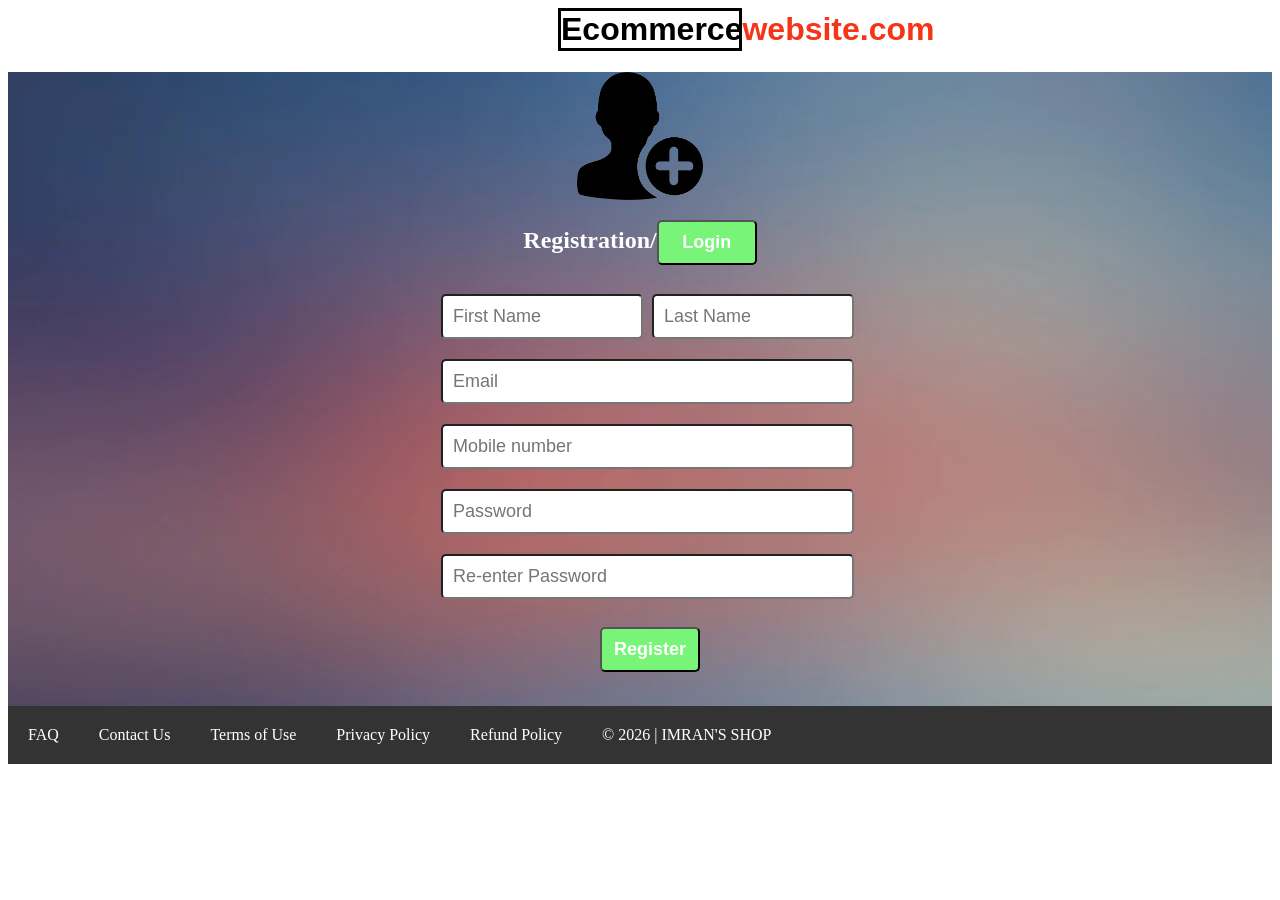
<file: index.html>
<html>

<head>
    <title>registration_page</title>
    <link rel="stylesheet" type="text/css" href="registration_style.css">
</head>

<body>
    <h1 align="center">
        Ecommerce<b style="color: rgb(246, 52, 23);">website.com</b>
    </h1>
    <div>
        <center><img src="ragistration_logo.png" alt="Avatar" width="10%"></center>
        <h2 align="center" style="color: white;">Registration/<a href="login.html"><button type="button"
                    class="new">Login</button></a></h2>
        <center>
            <form>
                <input class="md" type="text" name="name" placeholder="First Name" required />
                <input class="mn" type="text" name="name" placeholder="Last Name" required /><br>
                <input class="detail" type="email" placeholder="Email" required /><br>
                <input class="detail" type="number" placeholder="Mobile number" required /><br>
                <input class="detail" type="Password" placeholder="Password" required /><br>
                <input class="detail" type="pasword" placeholder="Re-enter Password" required /><br><br> &nbsp;&nbsp;&nbsp;&nbsp;
                <a href="home_page.html" align="center">
                    <button type="button" class="new">Register</button></a><br>
            </form><br>
        </center>
    </div>
    <footer>
        <a href="#">FAQ</a>
        <a href="#">Contact Us</a>
        <a href="#">Terms of Use</a>
        <a href="#">Privacy Policy</a>
        <a href="#">Refund Policy</a>
        <a href="#">&copy; 2026 | IMRAN'S SHOP</a>
    </footer>
</body>

</html>
</file>
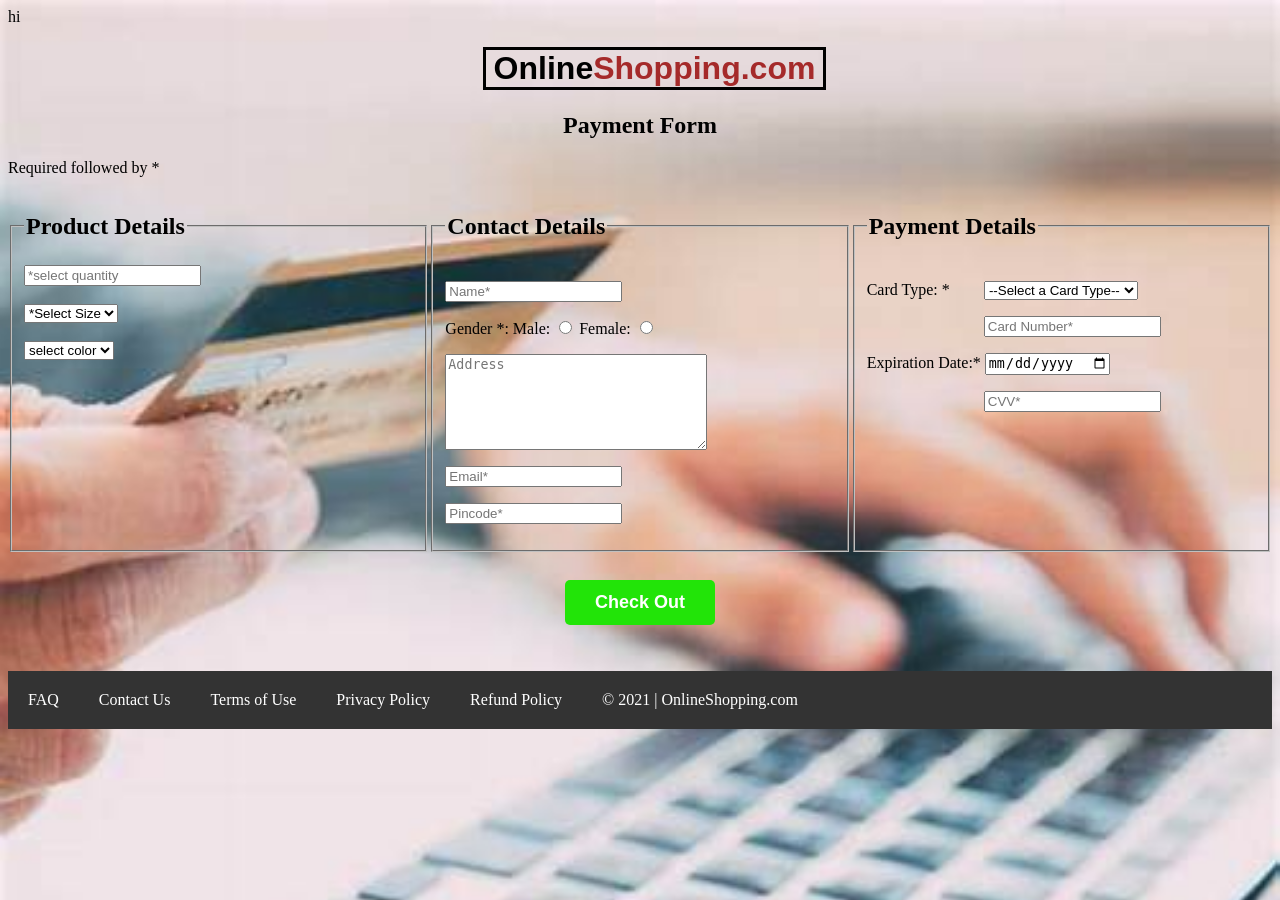
<file: check_out.html>
<html>

<head>
    <title>Payment form</title>
    <link rel="stylesheet" type="text/css" href="check_out.css">
</head>

<body>
    hi
    <a href="home_page.html">
        <h1 align="center">
            Online<b style="color: brown;">Shopping.com</b>
        </h1>
    </a>
    <form>
        <h2 align="center">Payment Form</h2>
        <div>
            <p>Required followed by *</p>
            <div style="display: flex; flex-direction: row;">
                <fieldset style="width: 400px;">
                    <legend>
                        <h2>Product Details</h2>
                    </legend>
                    <input type="number" name="quantity" placeholder="*select quantity" required>
                    <br><br>
                    <select name="size" required>
                        <option value="">*Select Size</option>
                        <option value="visa">S</option>
                        <option value="rupay">M</option>
                        <option value="mastercard">L</option>
                    </select><br><br>
                    <select name="color" id="">
                        <option>select color</option>
                        <option>Black</option>
                        <option value="">Blue</option>
                        <option value="">Red</option>
                    </select>
                </fieldset>
                <fieldset style="width: 400px;">
                    <legend>
                        <h2>Contact Details</h2>
                    </legend>
                    <p>
                        <input placeholder="Name*" type="text" name="name" required>
                    </p>
                    <p>
                        Gender *: Male: <input type="radio" name="gender" id="male" required> Female: <input type="radio" name="gender" id="female" required>
                    </p>
                    <p>
                        <textarea placeholder="Address" name="address" id="address" cols="30" rows="6"></textarea>
                    </p>
                    <p><input placeholder="Email*" type="email" name="email" id="email" required>
                    </p>
                    <p><input placeholder="Pincode*" type="number" name="pincode" id="pincode" required></p>
                </fieldset>
                <fieldset style="width: 400px;">
                    <legend>
                        <h2>Payment Details</h2>
                    </legend>
                    <p>
                        Card Type: *
                        <select name="card_type" id="card_type" style="margin-left: 0.8cm;" required>
                            <option value="">--Select a Card Type--</option>
                            <option value="Credit">Credit Card</option>
                            <option value="Debit">Debit Card</option>
                            

                        </select>
                        
                    </p>
                    <p>
                        <input placeholder="Card Number*" type="number" name="card_no" id="card_no" style="margin-left: 3.1cm;" required>
                    </p>
                    <p>
                        Expiration Date:* <input type="date" name="exp_date" id="exp_date" required>
                    </p>
                    <p><input placeholder="CVV*" type="password" name="cvv" id="cvv" style="margin-left: 3.1cm;" required></p>
                </fieldset>
            </div>
            <br>
            <center>
                <a href="order_status.html"><button type="button" class="pay">Check Out</button></a>
            </center>
    </form><br><br>
    <footer>
        <a href="#">FAQ</a>
        <a href="#">Contact Us</a>
        <a href="#">Terms of Use</a>
        <a href="#">Privacy Policy</a>
        <a href="#">Refund Policy</a>
        <a href="#">&copy; 2021 | OnlineShopping.com</a>
    </footer>
</body>

</html>
</file>
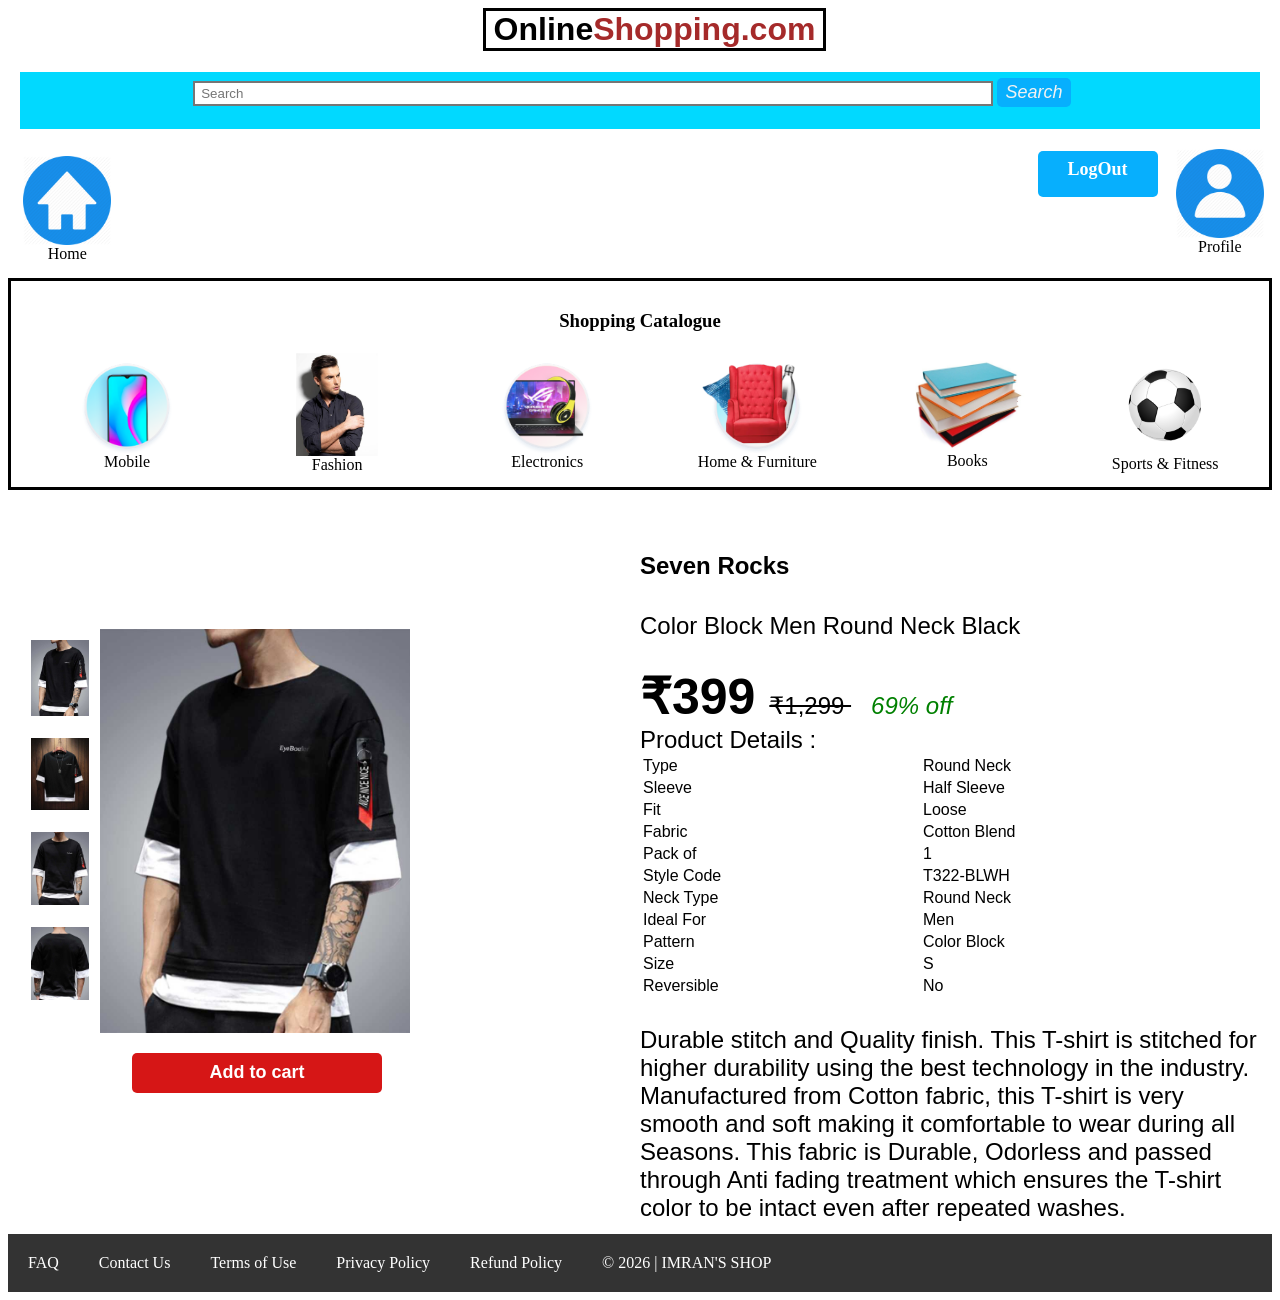
<file: fashion1.html>
<html>
<head>
    <title>fashion1</title>
    <link rel="stylesheet" href="fashion.css">
    </head>
<body>
    <a href="home_page.html">
        <h1 align="center">
        Online<b style="color: brown;">Shopping.com</b>
    </h1>
    </a>
    <center>
        <div class="search">
            <form action="#">
                <input type="text" placeholder=" Search" name="search">
                <button>
                    <i class="fa fa-search" style="font-size: 18px;">
                        Search
                    </i>
                </button>
            </form>
        </div>
    </center>
    <nav>
        <a href="home_page.html"><img src="home.png" alt="" height="10%">
            <br>Home</a>
        <a href="inside profile.html" class="profile"> <img src="profile.png" height="10%">
            <br>Profile</a>
        <a href="login.html" class="logout">LogOut</a>
    </nav>
    <div class="shopping_catalogue">
        <center>
            <h3>Shopping Catalogue</h3>
        </center>
        <table>
            <tr>
                <td align="center">
                    <a href="https://www.flipkart.com/"><img src="mobile.png" alt="" width="70%"><br> Mobile</a>
                </td>
                <td align="center">
                    <a href="https://www.flipkart.com/"><img src="fashion_logo.jpg" alt="" width="40%"><br> Fashion</a>
                </td>
                <td align="center">
                    <a href="https://www.flipkart.com/"><img src="electronics.png" alt="" width="70%"><br>
                        Electronics</a>
                </td>
                <td align="center">
                    <a href="https://www.flipkart.com/"><img src="home_app.png" alt="" width="70%"><br> Home &
                        Furniture</a>
                </td>
                <td align="center">
                    <a href="https://www.flipkart.com/"><img src="books.jpg" alt="" width="64%"><br>Books</a>
                </td>
                <td align="center">
                    <a href="https://www.flipkart.com/"><img src="sports.png" alt="" width="55%"><br> Sports &
                        Fitness</a>
                </td>
            </tr>
        </table>
    </div><br>
    <div class="row">
        <div class="col">
            <div class="left">
                <div class="small-img-row">
                    <div class="small_img_col">
                        <img src="fashion1.jpeg" alt="" width="58px">
                    </div>
                    <div class="small_img_col">
                        <img src="fashion2.jpeg" alt="" width="58px">
                    </div>
                    <div class="small_img_col">
                        <img src="fashion3.jpeg" alt="" width="58px">
                    </div>
                    <div class="small_img_col">
                        <img src="fashion4.jpeg" alt="" width="58px">
                    </div>
                </div>
                <img src="fashion1.jpeg" alt="" width="50%"><br><br>
            </div>
            <div>
                <a href="check_out.html"><button type="button" class="button">Add to cart</button></a>
            </div>
        </div>
        <div class="col">
            <h4 class="grey">Seven Rocks</h4>
            Color Block Men Round Neck Black <br><br>
            <b style="font-size: 50px;">₹399 </b> <s style="font-stretch: narrower;">₹1,299 </s> &nbsp;&nbsp;&nbsp;<em
                style="color: green;">69% off</em><br>
            <table>
                <thead>
                    Product Details : <br>
                </thead>
                <tr>
                    <td class="grey">
                        Type
                    </td>
                    <td>
                        Round Neck
                    </td>
                </tr>
                <tr>
                    <td class="grey">
                        Sleeve
                    </td>
                    <td>
                        Half Sleeve
                    </td>
                </tr>
                <tr>
                    <td class="grey">
                        Fit
                    </td>
                    <td>
                        Loose
                    </td>
                </tr>
                <tr>
                    <td class="grey">
                        Fabric
                    </td>
                    <td>
                        Cotton Blend
                    </td>
                </tr>
                <tr>
                    <td class="grey">
                        Pack of
                    </td>
                    <td>
                        1
                    </td>
                </tr>
                <tr>
                    <td class="grey">
                        Style Code
                    </td>
                    <td>
                        T322-BLWH
                    </td>
                </tr>
                <tr>
                    <td class="grey">
                        Neck Type
                    </td>
                    <td>
                        Round Neck
                    </td>
                </tr>
                <tr>
                    <td class="grey">
                        Ideal For
                    </td>
                    <td>
                        Men
                    </td>
                </tr>
                <tr>
                    <td class="grey">
                        Pattern
                    </td>
                    <td>
                        Color Block
                    </td>
                </tr>
                <tr>
                    <td class="grey">
                        Size
                    </td>
                    <td>
                        S
                    </td>
                </tr>
                <tr>
                    <td class="grey">
                        Reversible
                    </td>
                    <td>
                        No
                    </td>
                </tr>
            </table><br>
            Durable stitch and Quality finish. This T-shirt is stitched for higher durability using the best technology
            in the industry. Manufactured from Cotton fabric, this T-shirt is very smooth and soft making it comfortable
            to wear during all Seasons. This fabric is Durable, Odorless and passed through Anti fading treatment which
            ensures the T-shirt color to be intact even after repeated washes.
        </div>
    </div>
    <footer>
        <a href="#">FAQ</a>
        <a href="#">Contact Us</a>
        <a href="#">Terms of Use</a>
        <a href="#">Privacy Policy</a>
        <a href="#">Refund Policy</a>
        <a href="#">&copy; 2026 | IMRAN'S SHOP</a>
    </footer>
</body>

</html>
</file>
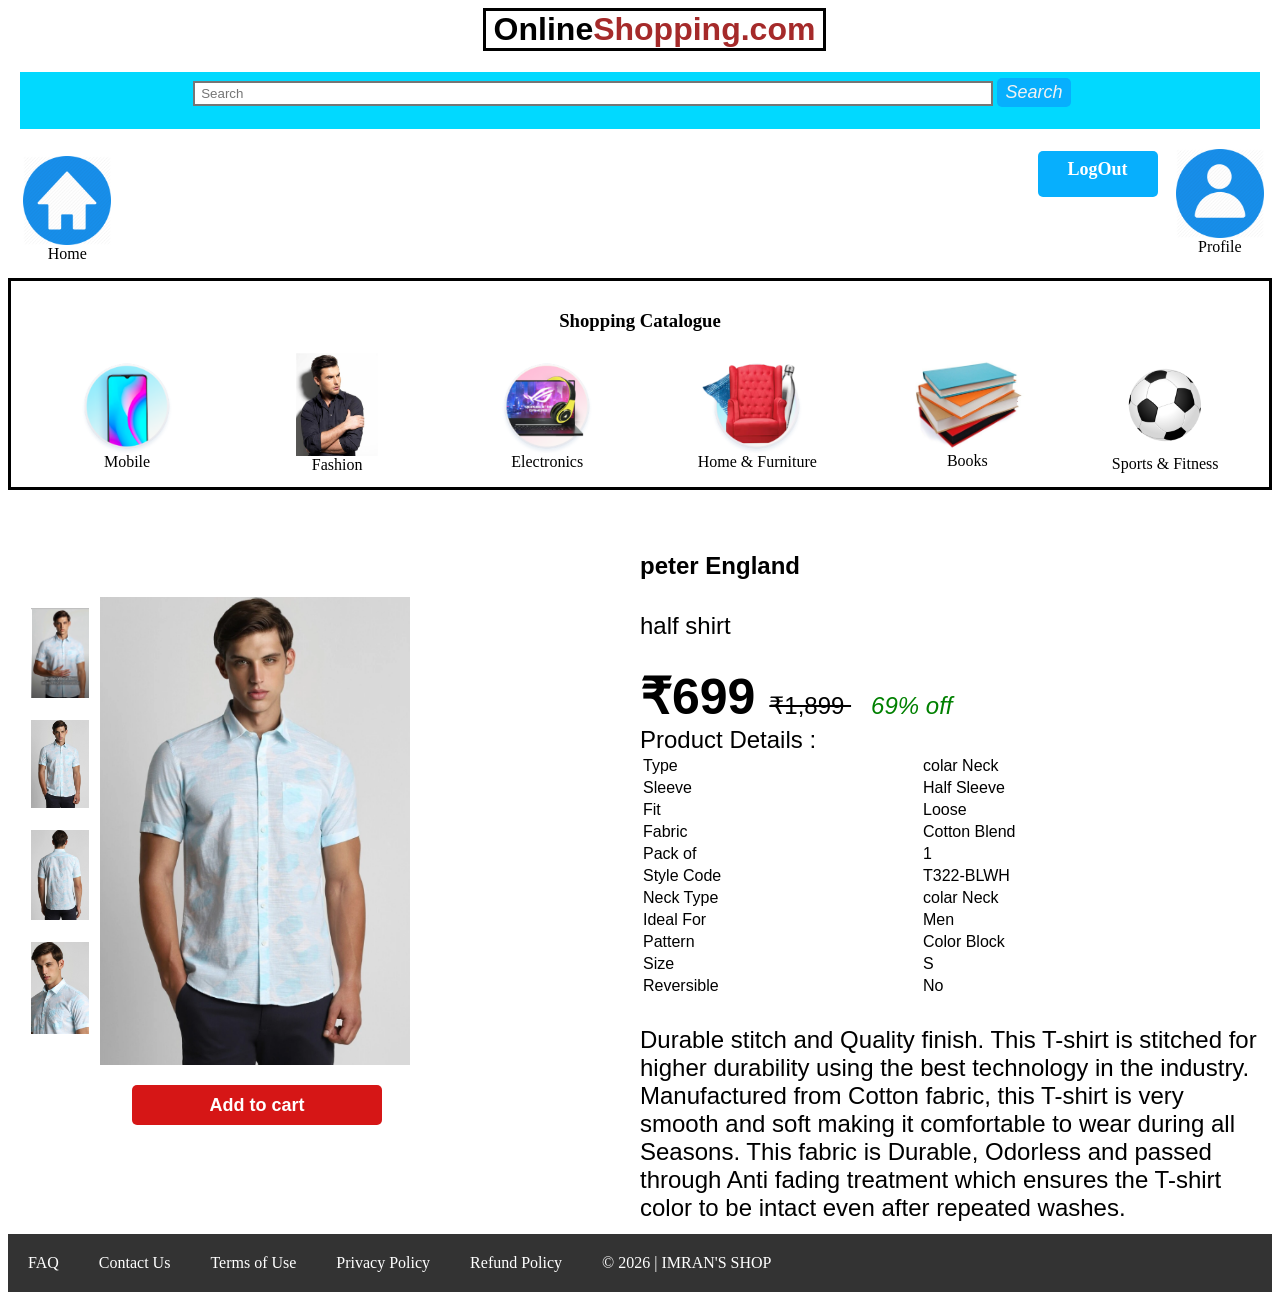
<file: fashion2.html>
<html>
<head>
    <title>fashion1</title>
    <link rel="stylesheet" href="fashion2.css">
    </head>
<body>
    <a href="home_page.html">
        <h1 align="center">
        Online<b style="color: brown;">Shopping.com</b>
    </h1>
    </a>
    <center>
        <div class="search">
            <form action="#">
                <input type="text" placeholder=" Search" name="search">
                <button>
                    <i class="fa fa-search" style="font-size: 18px;">
                        Search
                    </i>
                </button>
            </form>
        </div>
    </center>
    <nav>
        <a href="home_page.html"><img src="home.png" alt="" height="10%">
            <br>Home</a>
        <a href="inside profile.html" class="profile"> <img src="profile.png" height="10%">
            <br>Profile</a>
        <a href="login.html" class="logout">LogOut</a>
    </nav>
    <div class="shopping_catalogue">
        <center>
            <h3>Shopping Catalogue</h3>
        </center>
        <table>
            <tr>
                <td align="center">
                    <a href="https://www.flipkart.com/"><img src="mobile.png" alt="" width="70%"><br> Mobile</a>
                </td>
                <td align="center">
                    <a href="https://www.flipkart.com/"><img src="fashion_logo.jpg" alt="" width="40%"><br> Fashion</a>
                </td>
                <td align="center">
                    <a href="https://www.flipkart.com/"><img src="electronics.png" alt="" width="70%"><br>
                        Electronics</a>
                </td>
                <td align="center">
                    <a href="https://www.flipkart.com/"><img src="home_app.png" alt="" width="70%"><br> Home &
                        Furniture</a>
                </td>
                <td align="center">
                    <a href="https://www.flipkart.com/"><img src="books.jpg" alt="" width="64%"><br>Books</a>
                </td>
                <td align="center">
                    <a href="https://www.flipkart.com/"><img src="sports.png" alt="" width="55%"><br> Sports &
                        Fitness</a>
                </td>
            </tr>
        </table>
    </div><br>
    <div class="row">
        <div class="col">
            <div class="left">
                <div class="small-img-row">
                    <div class="small_img_col">
                        <img src="fas1 1.png" alt="" width="58px">
                    </div>
                    <div class="small_img_col">
                        <img src="fas1 2.png" alt="" width="58px">
                    </div>
                    <div class="small_img_col">
                        <img src="fas1 3.png" alt="" width="58px">
                    </div>
                    <div class="small_img_col">
                        <img src="fas1.png" alt="" width="58px">
                    </div>
                </div>
                <img src="fas1 2.png" alt="" width="50%"><br><br>
            </div>
            <div>
                <a href="check_out.html"><button type="button" class="button">Add to cart</button></a>
            </div>
        </div>
        <div class="col">
            <h4 class="grey">peter England</h4>
             half shirt <br><br>
            <b style="font-size: 50px;">₹699 </b> <s style="font-stretch: narrower;">₹1,899 </s> &nbsp;&nbsp;&nbsp;<em
                style="color: green;">69% off</em><br>
            <table>
                <thead>
                    Product Details : <br>
                </thead>
                <tr>
                    <td class="grey">
                        Type
                    </td>
                    <td>
                        colar Neck
                    </td>
                </tr>
                <tr>
                    <td class="grey">
                        Sleeve
                    </td>
                    <td>
                        Half Sleeve
                    </td>
                </tr>
                <tr>
                    <td class="grey">
                        Fit
                    </td>
                    <td>
                        Loose
                    </td>
                </tr>
                <tr>
                    <td class="grey">
                        Fabric
                    </td>
                    <td>
                        Cotton Blend
                    </td>
                </tr>
                <tr>
                    <td class="grey">
                        Pack of
                    </td>
                    <td>
                        1
                    </td>
                </tr>
                <tr>
                    <td class="grey">
                        Style Code
                    </td>
                    <td>
                        T322-BLWH
                    </td>
                </tr>
                <tr>
                    <td class="grey">
                        Neck Type
                    </td>
                    <td>
                        colar Neck
                    </td>
                </tr>
                <tr>
                    <td class="grey">
                        Ideal For
                    </td>
                    <td>
                        Men
                    </td>
                </tr>
                <tr>
                    <td class="grey">
                        Pattern
                    </td>
                    <td>
                        Color Block
                    </td>
                </tr>
                <tr>
                    <td class="grey">
                        Size
                    </td>
                    <td>
                        S
                    </td>
                </tr>
                <tr>
                    <td class="grey">
                        Reversible
                    </td>
                    <td>
                        No
                    </td>
                </tr>
            </table><br>
            Durable stitch and Quality finish. This T-shirt is stitched for higher durability using the best technology
            in the industry. Manufactured from Cotton fabric, this T-shirt is very smooth and soft making it comfortable
            to wear during all Seasons. This fabric is Durable, Odorless and passed through Anti fading treatment which
            ensures the T-shirt color to be intact even after repeated washes.
        </div>
    </div>
    <footer>
        <a href="#">FAQ</a>
        <a href="#">Contact Us</a>
        <a href="#">Terms of Use</a>
        <a href="#">Privacy Policy</a>
        <a href="#">Refund Policy</a>
        <a href="#">&copy; 2026 | IMRAN'S SHOP</a>
    </footer>
</body>

</html>
</file>
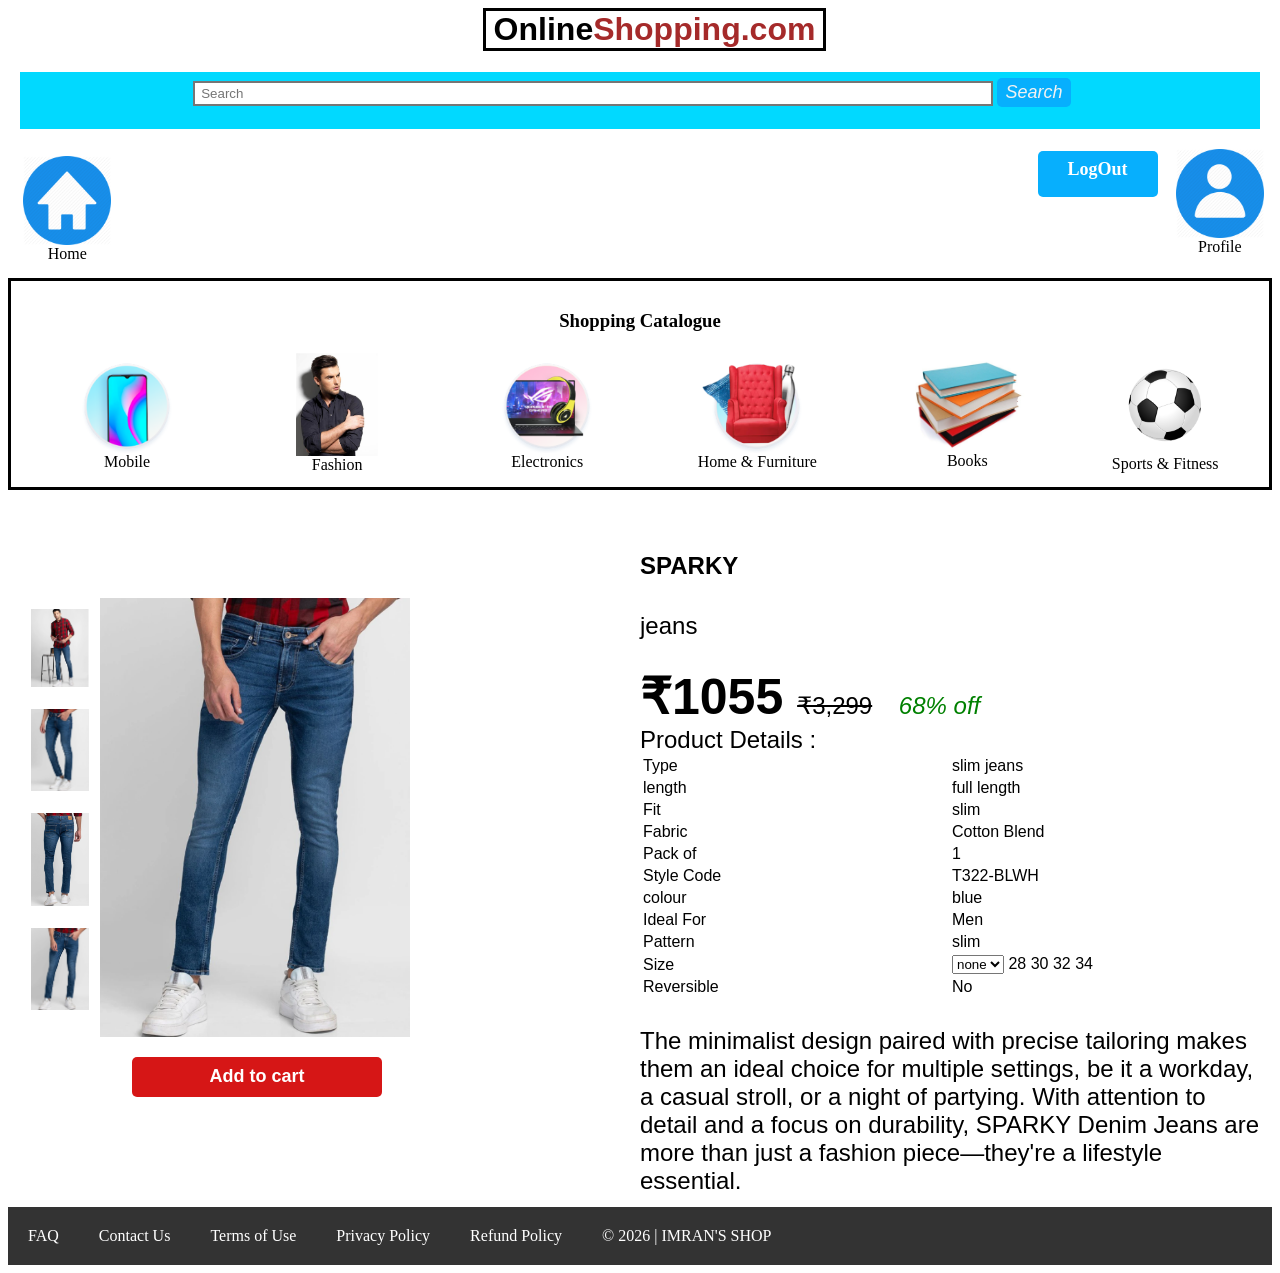
<file: fashion3.html>
<html>
<head>
    <title>fashion1</title>
    <link rel="stylesheet" href="fashion2.css">
    </head>
<body>
    <a href="home_page.html">
        <h1 align="center">
        Online<b style="color: brown;">Shopping.com</b>
    </h1>
    </a>
    <center>
        <div class="search">
            <form action="#">
                <input type="text" placeholder=" Search" name="search">
                <button>
                    <i class="fa fa-search" style="font-size: 18px;">
                        Search
                    </i>
                </button>
            </form>
        </div>
    </center>
    <nav>
        <a href="home_page.html"><img src="home.png" alt="" height="10%">
            <br>Home</a>
        <a href="inside profile.html" class="profile"> <img src="profile.png" height="10%">
            <br>Profile</a>
        <a href="login.html" class="logout">LogOut</a>
    </nav>
    <div class="shopping_catalogue">
        <center>
            <h3>Shopping Catalogue</h3>
        </center>
        <table>
            <tr>
                <td align="center">
                    <a href="https://www.flipkart.com/"><img src="mobile.png" alt="" width="70%"><br> Mobile</a>
                </td>
                <td align="center">
                    <a href="https://www.flipkart.com/"><img src="fashion_logo.jpg" alt="" width="40%"><br> Fashion</a>
                </td>
                <td align="center">
                    <a href="https://www.flipkart.com/"><img src="electronics.png" alt="" width="70%"><br>
                        Electronics</a>
                </td>
                <td align="center">
                    <a href="https://www.flipkart.com/"><img src="home_app.png" alt="" width="70%"><br> Home &
                        Furniture</a>
                </td>
                <td align="center">
                    <a href="https://www.flipkart.com/"><img src="books.jpg" alt="" width="64%"><br>Books</a>
                </td>
                <td align="center">
                    <a href="https://www.flipkart.com/"><img src="sports.png" alt="" width="55%"><br> Sports &
                        Fitness</a>
                </td>
            </tr>
        </table>
    </div><br>
    <div class="row">
        <div class="col">
            <div class="left">
                <div class="small-img-row">
                    <div class="small_img_col">
                        <img src="jeans1.png" alt="" width="58px">
                    </div>
                    <div class="small_img_col">
                        <img src="jeans2.png" alt="" width="58px">
                    </div>
                    <div class="small_img_col">
                        <img src="jeans3.png" alt="" width="58px">
                    </div>
                    <div class="small_img_col">
                        <img src="jeans4.png" alt="" width="58px">
                    </div>
                </div>
                <img src="jeans4.png" alt="" width="50%"><br><br>
            </div>
            <div>
                <a href="check_out.html"><button type="button" class="button">Add to cart</button></a>
            </div>
        </div>
        <div class="col">
            <h4 class="grey">SPARKY</h4>
             jeans <br><br>
            <b style="font-size: 50px;">₹1055 </b> <s style="font-stretch: narrower;">₹3,299</s> &nbsp;&nbsp;&nbsp;<em
                style="color: green;">68% off</em><br>
            <table>
                <thead>
                    Product Details : <br>
                </thead>
                <tr>
                    <td class="grey">
                        Type
                    </td>
                    <td>
                        slim jeans
                    </td>
                </tr>
                <tr>
                    <td class="grey">
                        length
                    </td>
                    <td>
                        full length
                    </td>
                </tr>
                <tr>
                    <td class="grey">
                        Fit
                    </td>
                    <td>
                        slim
                    </td>
                </tr>
                <tr>
                    <td class="grey">
                        Fabric
                    </td>
                    <td>
                        Cotton Blend
                    </td>
                </tr>
                <tr>
                    <td class="grey">
                        Pack of
                    </td>
                    <td>
                        1
                    </td>
                </tr>
                <tr>
                    <td class="grey">
                        Style Code
                    </td>
                    <td>
                        T322-BLWH
                    </td>
                </tr>
                <tr>
                    <td class="grey">
                        colour
                    </td>
                    <td>
                       blue
                    </td>
                </tr>
                <tr>
                    <td class="grey">
                        Ideal For
                    </td>
                    <td>
                        Men
                    </td>
                </tr>
                <tr>
                    <td class="grey">
                        Pattern
                    </td>
                    <td>
                        slim
                    </td>
                </tr>
                <tr>
                    <td class="grey">
                        Size
                    </td>
                    <td>
                        <select>
                            <option>none

                        </option><option>28

                        </option>
                    <option>30
                            
                        </option>
                    <option>32
                            
                        </option>
                    <option>34
                            
                        </option></select>
                        28 30  32 34
                    </td>
                </tr>
                <tr>
                    <td class="grey">
                        Reversible
                    </td>
                    <td>
                        No
                    </td>
                </tr>
            </table><br>
            The minimalist design paired with precise tailoring makes them an ideal choice for multiple settings, be it a workday, a casual stroll, or a night of partying. With attention to detail and a focus on durability, SPARKY Denim Jeans are more than just a fashion piece—they're a lifestyle essential.
        </div>
    </div>
    <footer>
        <a href="#">FAQ</a>
        <a href="#">Contact Us</a>
        <a href="#">Terms of Use</a>
        <a href="#">Privacy Policy</a>
        <a href="#">Refund Policy</a>
        <a href="#">&copy; 2026 | IMRAN'S SHOP</a>
    </footer>
</body>

</html>
</file>
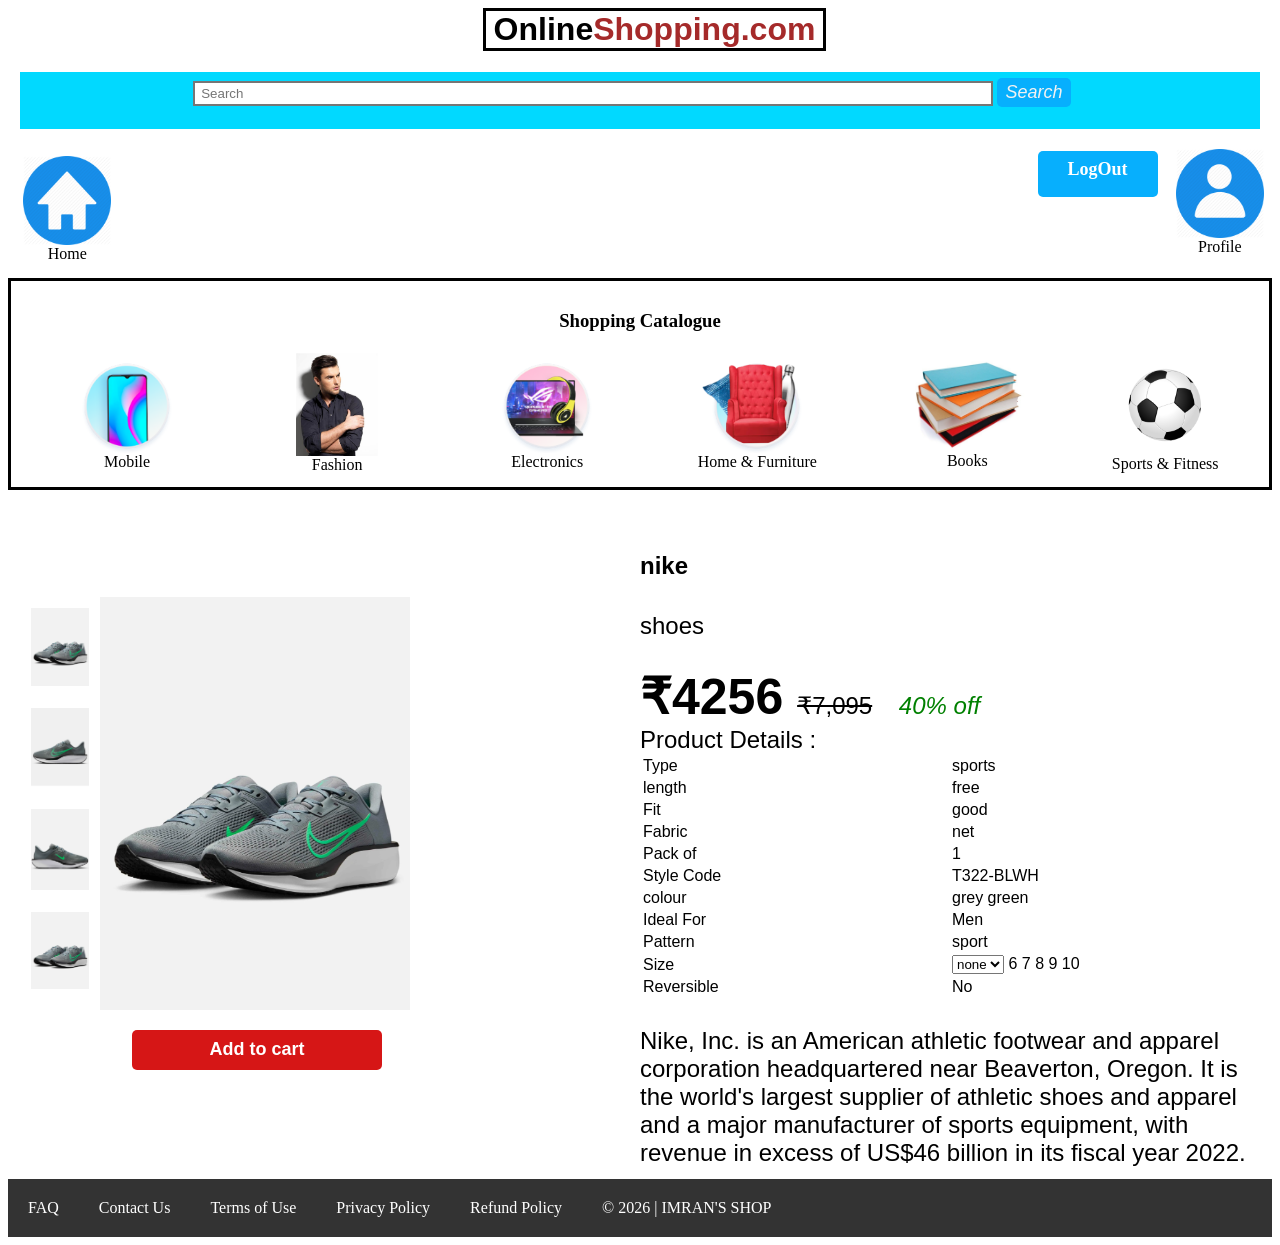
<file: fashion4.html>
<html>
<head>
    <title>fashion1</title>
    <link rel="stylesheet" href="fashion2.css">
    </head>
<body>
    <a href="home_page.html">
        <h1 align="center">
        Online<b style="color: brown;">Shopping.com</b>
    </h1>
    </a>
    <center>
        <div class="search">
            <form action="#">
                <input type="text" placeholder=" Search" name="search">
                <button>
                    <i class="fa fa-search" style="font-size: 18px;">
                        Search
                    </i>
                </button>
            </form>
        </div>
    </center>
    <nav>
        <a href="home_page.html"><img src="home.png" alt="" height="10%">
            <br>Home</a>
        <a href="inside profile.html" class="profile"> <img src="profile.png" height="10%">
            <br>Profile</a>
        <a href="login.html" class="logout">LogOut</a>
    </nav>
    <div class="shopping_catalogue">
        <center>
            <h3>Shopping Catalogue</h3>
        </center>
        <table>
            <tr>
                <td align="center">
                    <a href="https://www.flipkart.com/"><img src="mobile.png" alt="" width="70%"><br> Mobile</a>
                </td>
                <td align="center">
                    <a href="https://www.flipkart.com/"><img src="fashion_logo.jpg" alt="" width="40%"><br> Fashion</a>
                </td>
                <td align="center">
                    <a href="https://www.flipkart.com/"><img src="electronics.png" alt="" width="70%"><br>
                        Electronics</a>
                </td>
                <td align="center">
                    <a href="https://www.flipkart.com/"><img src="home_app.png" alt="" width="70%"><br> Home &
                        Furniture</a>
                </td>
                <td align="center">
                    <a href="https://www.flipkart.com/"><img src="books.jpg" alt="" width="64%"><br>Books</a>
                </td>
                <td align="center">
                    <a href="https://www.flipkart.com/"><img src="sports.png" alt="" width="55%"><br> Sports &
                        Fitness</a>
                </td>
            </tr>
        </table>
    </div><br>
    <div class="row">
        <div class="col">
            <div class="left">
                <div class="small-img-row">
                    <div class="small_img_col">
                        <img src="shoes1.png" alt="" width="58px">
                    </div>
                    <div class="small_img_col">
                        <img src="shoes2.png" alt="" width="58px">
                    </div>
                    <div class="small_img_col">
                        <img src="shoes3.png" alt="" width="58px">
                    </div>
                    <div class="small_img_col">
                        <img src="shoes1.png" alt="" width="58px">
                    </div>
                </div>
                <img src="shoes1.png" alt="" width="50%"><br><br>
            </div>
            <div>
                <a href="check_out.html"><button type="button" class="button">Add to cart</button></a>
            </div>
        </div>
        <div class="col">
            <h4 class="grey">nike</h4>
             shoes <br><br>
            <b style="font-size: 50px;">₹4256 </b> <s style="font-stretch: narrower;">₹7,095</s> &nbsp;&nbsp;&nbsp;<em
                style="color: green;">40% off</em><br>
            <table>
                <thead>
                    Product Details : <br>
                </thead>
                <tr>
                    <td class="grey">
                        Type
                    </td>
                    <td>
                        sports
                    </td>
                </tr>
                <tr>
                    <td class="grey">
                        length
                    </td>
                    <td>
                       free
                    </td>
                </tr>
                <tr>
                    <td class="grey">
                        Fit
                    </td>
                    <td>
                        good
                    </td>
                </tr>
                <tr>
                    <td class="grey">
                        Fabric
                    </td>
                    <td>
                        net
                    </td>
                </tr>
                <tr>
                    <td class="grey">
                        Pack of
                    </td>
                    <td>
                        1
                    </td>
                </tr>
                <tr>
                    <td class="grey">
                        Style Code
                    </td>
                    <td>
                        T322-BLWH
                    </td>
                </tr>
                <tr>
                    <td class="grey">
                        colour
                    </td>
                    <td>
                      grey green
                    </td>
                </tr>
                <tr>
                    <td class="grey">
                        Ideal For
                    </td>
                    <td>
                        Men
                    </td>
                </tr>
                <tr>
                    <td class="grey">
                        Pattern
                    </td>
                    <td>
                       sport
                    </td>
                </tr>
                <tr>
                    <td class="grey">
                        Size
                    </td>
                    <td>
                        <select>
                            <option>none</option>
                            <option>6 </option>
                            <option>7</option>
                            <option>8</option>
                            <option>9</option>
                            <option>10</option>
                        </select>
                       6 7  8 9 10
                    </td>
                </tr>
                <tr>
                    <td class="grey">
                        Reversible
                    </td>
                    <td>
                        No
                    </td>
                </tr>
            </table><br>
Nike, Inc. is an American athletic footwear and apparel corporation headquartered near Beaverton, Oregon. It is the world's largest supplier of athletic shoes and apparel and a major manufacturer of sports equipment, with revenue in excess of US$46 billion in its fiscal year 2022.
        </div>
    </div>
    <footer>
        <a href="#">FAQ</a>
        <a href="#">Contact Us</a>
        <a href="#">Terms of Use</a>
        <a href="#">Privacy Policy</a>
        <a href="#">Refund Policy</a>
        <a href="#">&copy; 2026 | IMRAN'S SHOP</a>
    </footer>
</body>

</html>
</file>
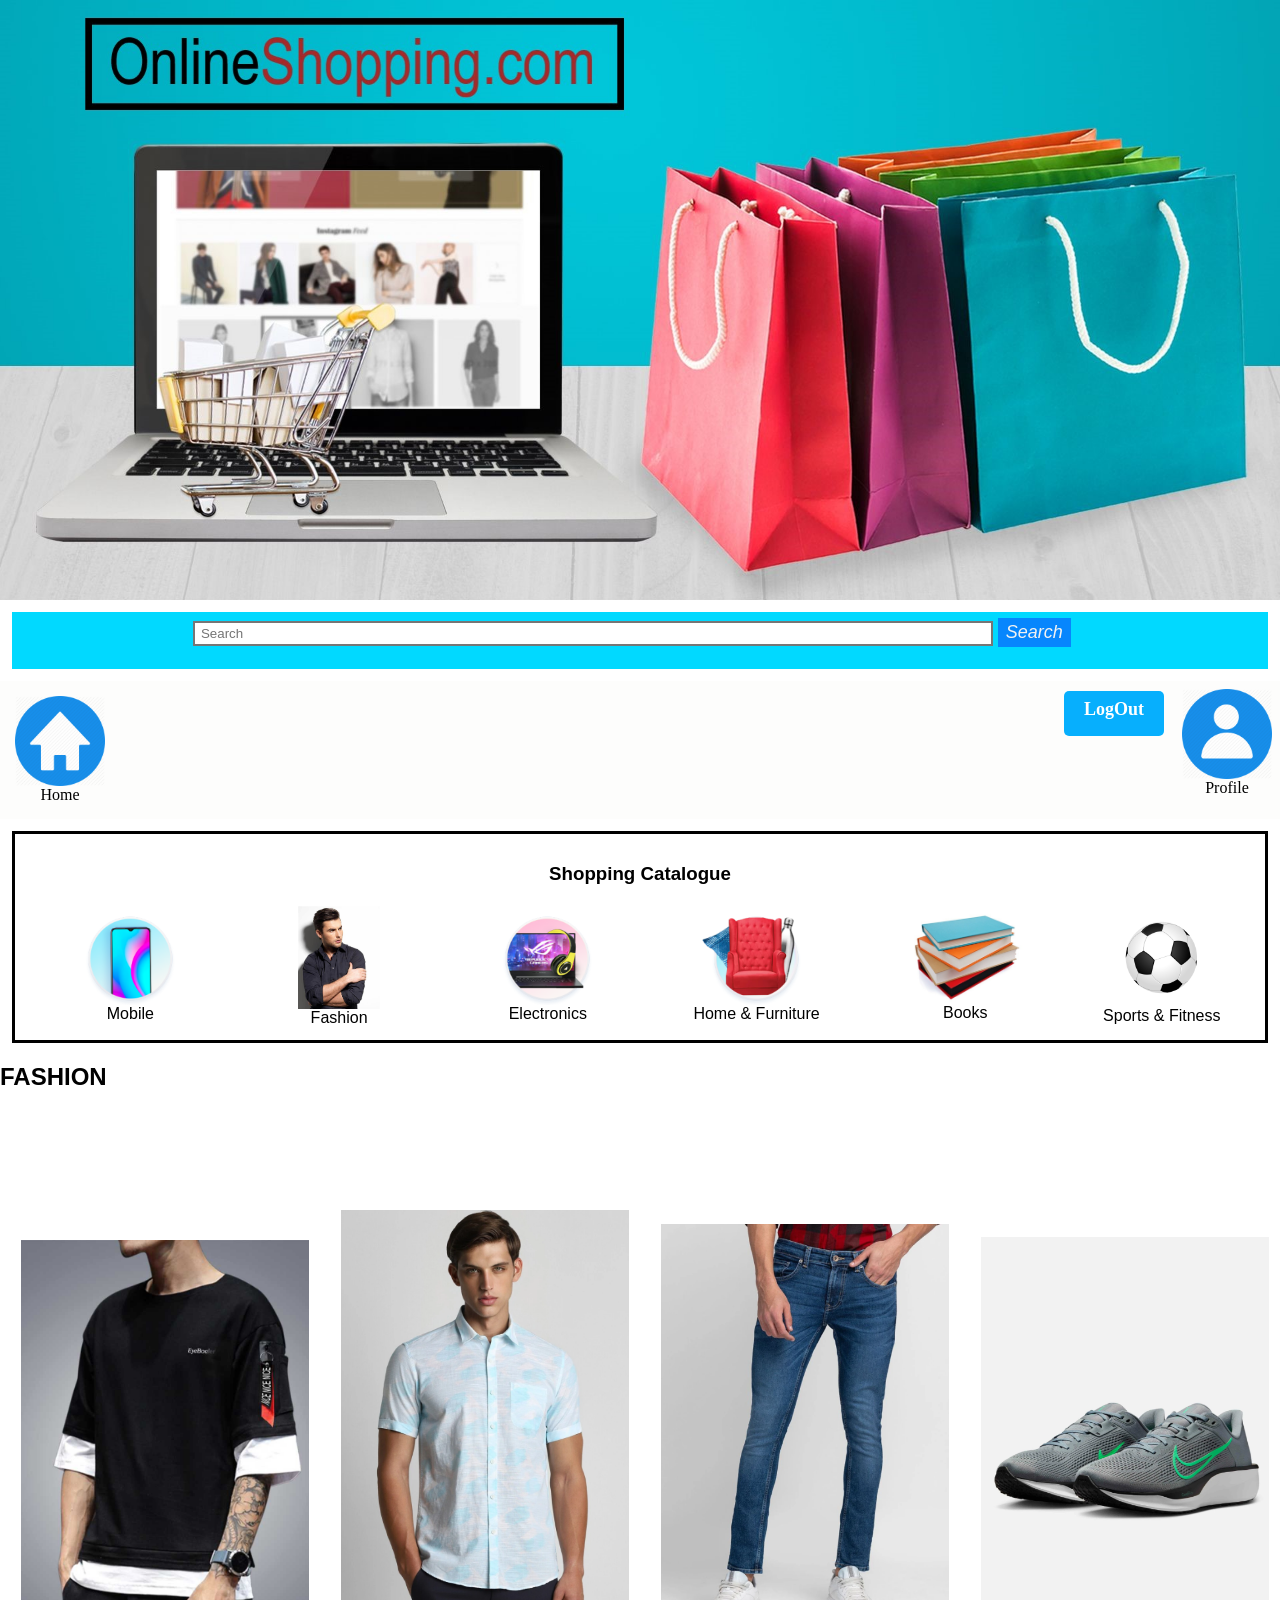
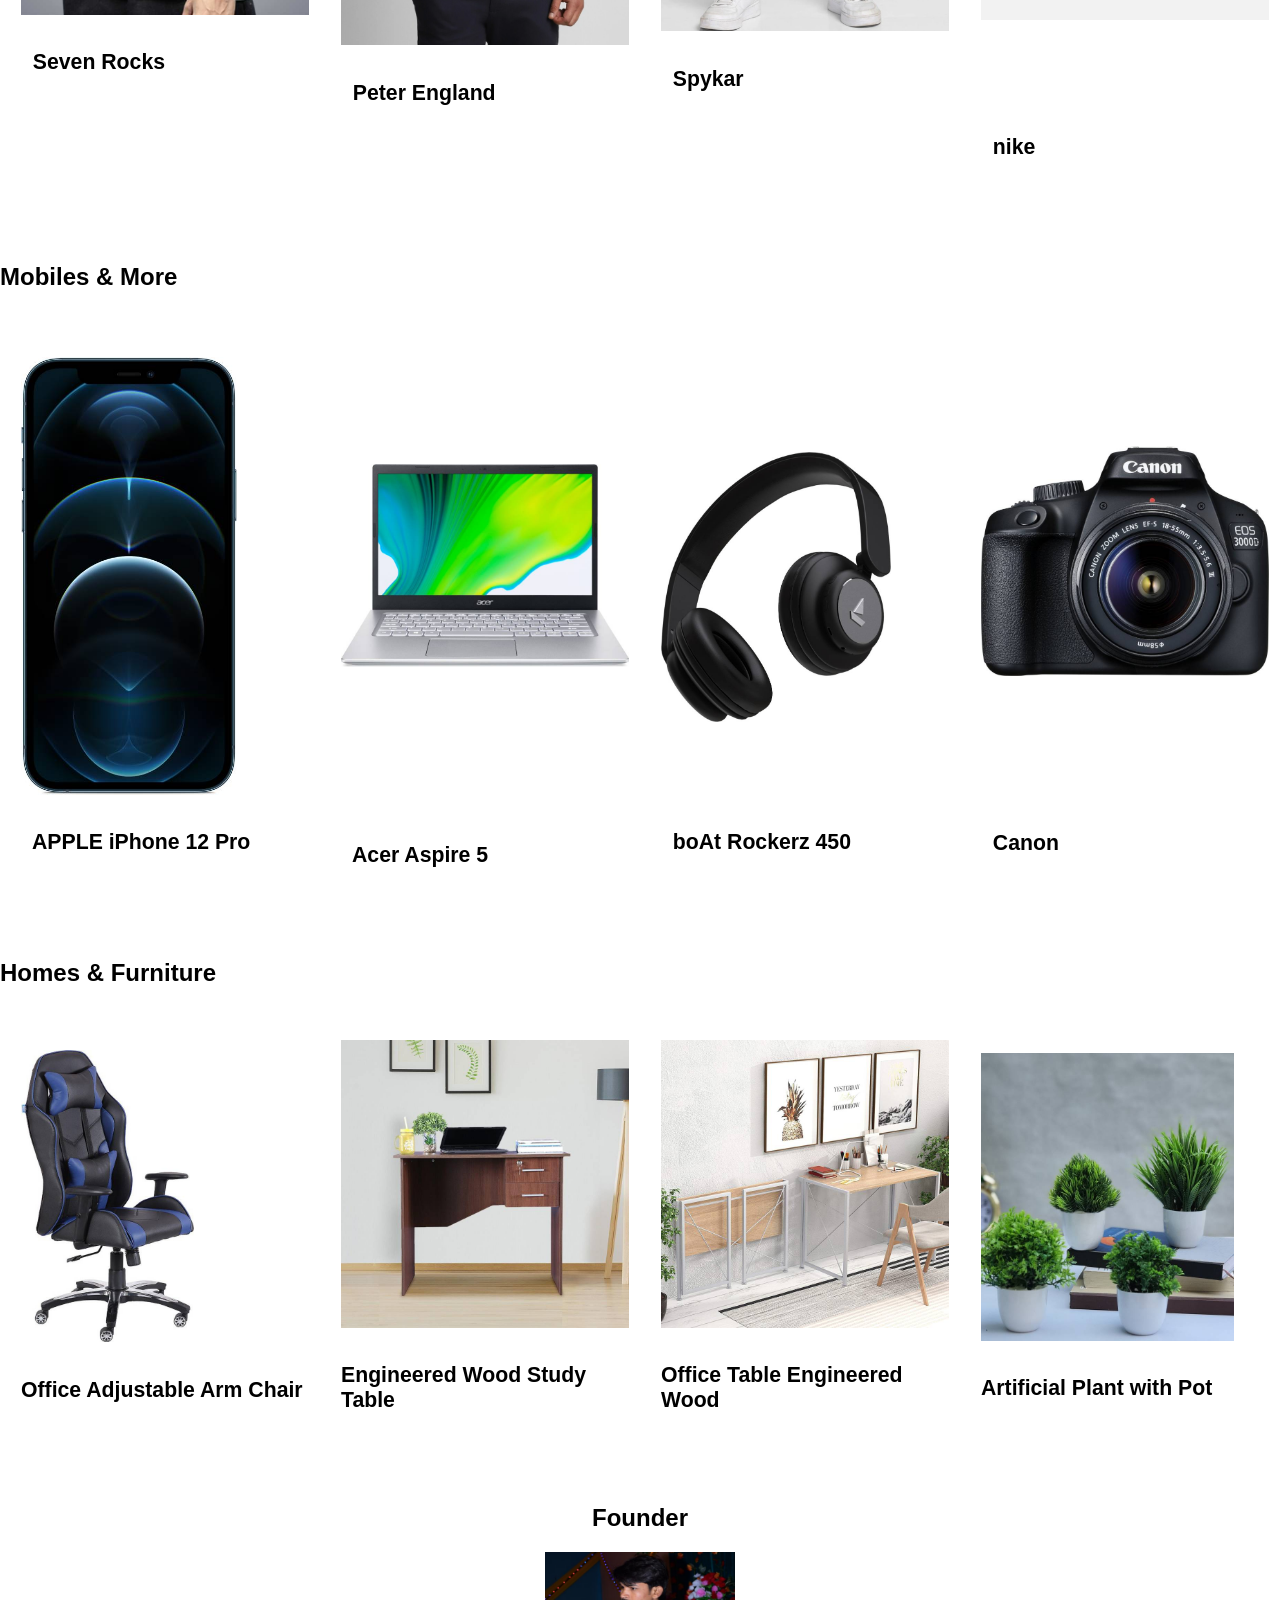
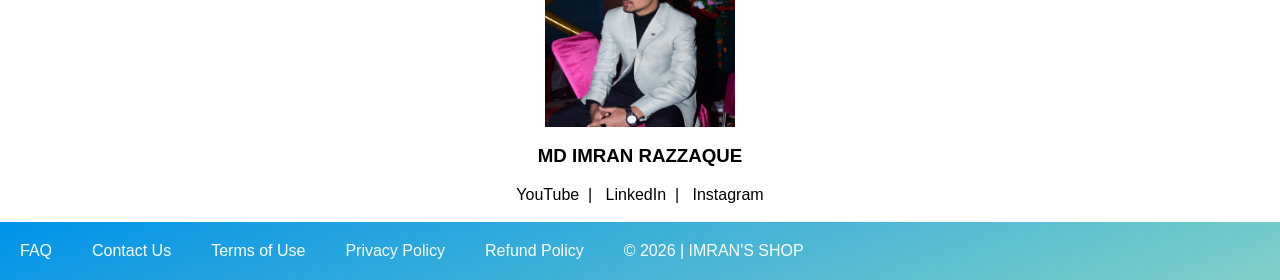
<file: home_page.html>
<html>

<head>
    <title>HOME</title>
    <link rel="stylesheet" href="home_style.css">
</head>

<body>
    <div class="header">
    </div>
    <center>
        <div class="search">
            <form action="#">
                <input type="text" placeholder=" Search" name="search">
                <button>
                    <i class="fa fa-search" style="font-size: 18px;">
                        Search
                    </i>
                </button>
            </form>
        </div>
    </center>
    <nav>
        <a href="home_page.html" class="hover"><img src="home.png" alt="" height="10%">
            <br>Home</a>
        <a href="inside profile.html" class="hover" style=" float: right; padding: 8px;"> <img src="profile.png" height="10%">
            <br>Profile</a>
        <a href="login.html" class="logout">LogOut</a>
    </nav>
    <div class="shopping_catalogue">
        <center>
            <h3>Shopping Catalogue</h3>
        </center>
        <table>
            <tr>
                <td align="center" class="hover">
                    <a href="https://www.flipkart.com/"><img src="mobile.png" alt="" width="70%"><br> Mobile</a>
                </td>
                <td align="center" class="hover">
                    <a href="https://www.flipkart.com/"><img src="fashion_logo.jpg" alt="" width="40%"><br> Fashion</a>
                </td>
                <td align="center" class="hover">
                    <a href="https://www.flipkart.com/"><img src="electronics.png" alt="" width="70%"><br> Electronics
                    </a>
                </td>
                <td align="center" class="hover">
                    <a href="https://www.flipkart.com/"><img src="home_app.png" alt="" width="70%"><br> Home & Furniture
                    </a>
                </td>
                <td align="center" class="hover">
                    <a href="https://www.flipkart.com/"><img src="books.jpg" alt="" width="64%"><br>Books</a>
                </td>
                <td align="center" class="hover">
                    <a href="https://www.flipkart.com/"><img src="sports.png" alt="" width="55%"><br> Sports & Fitness
                    </a>
                </td>
            </tr>
        </table>
    </div>
    <h2>FASHION</h2>
    <div class="fashion_row">
        <div class="fashion">
            <a href="fashion1.html">
                <img src="fashion1.jpeg" alt="" width="100%"><br>
                <h5>&nbsp;&nbsp;Seven Rocks</h5>
            </a>
        </div>
        <div class="fashion">
             <a href="fashion2.html">
            <img src="fas1 2.png" alt="" width="100%">
            <h5>&nbsp;&nbsp;Peter England</h5>
             </a>
        </div>
        <div class="fashion">
                         <a href="fashion3.html">
            <img src="jeans4.png" alt="" width="100%">
            <h5>&nbsp;&nbsp;Spykar </h5>
                         </a>
        </div>
        <div class="fashion">
                                     <a href="fashion4.html">
            <img src="shoes1.png" alt="" width="100%" style="margin-bottom: 80px; margin-top: 110px;">
            <h5>&nbsp;&nbsp;nike </h5><br>
                                     </a>
        </div>
    </div>
    <h2>Mobiles & More</h2>
    <div class="fashion_row">
        <div class="fashion">
            <a href="#">
                <img src="mobile1.jpeg" alt="" width="75%"><br>
                <h5>&nbsp;&nbsp;APPLE iPhone 12 Pro</h5>
            </a>
        </div>
        <div class="fashion">
            <img src="laptop1.jpeg" alt="" width="100%" style="margin-bottom: 140px; margin-top: 120px;">
            <h5>&nbsp;&nbsp;Acer Aspire 5</h5>
        </div>
        <div class="fashion">
            <img src="headphone1.jpeg" alt="" width="80%" style="margin-bottom: 73px; margin-top: 95px;">
            <h5>&nbsp;&nbsp;boAt Rockerz 450 </h5>
        </div>
        <div class="fashion">
            <img src="camera1.jpeg" alt="" width="100%" style="margin-bottom: 120px; margin-top: 120px;">
            <h5>&nbsp;&nbsp;Canon </h5><br>
        </div>
    </div>
    <h2>Homes & Furniture</h2>
    <div class="fashion_row">
        <div class="fashion">
            <a href="#">
                <img src="home1.jpeg" alt="" width="60%"><br>
                <h5>Office Adjustable Arm Chair</h5>
            </a>
        </div>
        <div class="fashion">
            <img src="home2.jpeg" alt="" width="100%">
            <h5>Engineered Wood Study Table</h5>
        </div>
        <div class="fashion">
            <img src="home3.jpeg" alt="" width="100%">
            <h5>Office Table Engineered Wood </h5>
        </div>
        <div class="fashion">
            <img src="home4.jpeg" alt="" width="88%" style="margin-top: 30px;">
            <h5>Artificial Plant with Pot </h5><br>
        </div>
    </div>
    <main>

        <div>
            <h2>
                Founder
            </h2>
            <img src="IMRAN1.png" alt="This is MD IMRAN RAZZAQUE" height="175" width="190">
            <h3>MD IMRAN RAZZAQUE</h3>
            <a href="https://www.youtube.com/channel/UCKyvKhKLI73yYmUlOEq4e0g" target="_blank" rel="noopener noreferrer">YouTube</a>&nbsp;&nbsp;|&nbsp;&nbsp;
            <a href="https://www.linkedin.com/in/md imran razzaque-b23550170/" target="_blank" rel="noopener noreferrer">LinkedIn</a>&nbsp;&nbsp;|&nbsp;&nbsp;
            <a href="https://www.instagram.com/xoxo_imran/" target="_blank" rel="noopener noreferrer">Instagram</a><br><br>
        </div>
    </main>

    <footer>
        <a href="#">FAQ</a>
        <a href="#">Contact Us</a>
        <a href="#">Terms of Use</a>
        <a href="#">Privacy Policy</a>
        <a href="#">Refund Policy</a>
        <a href="#">&copy; 2026 | IMRAN'S SHOP</a>
    </footer>
</body>

</html>
</file>
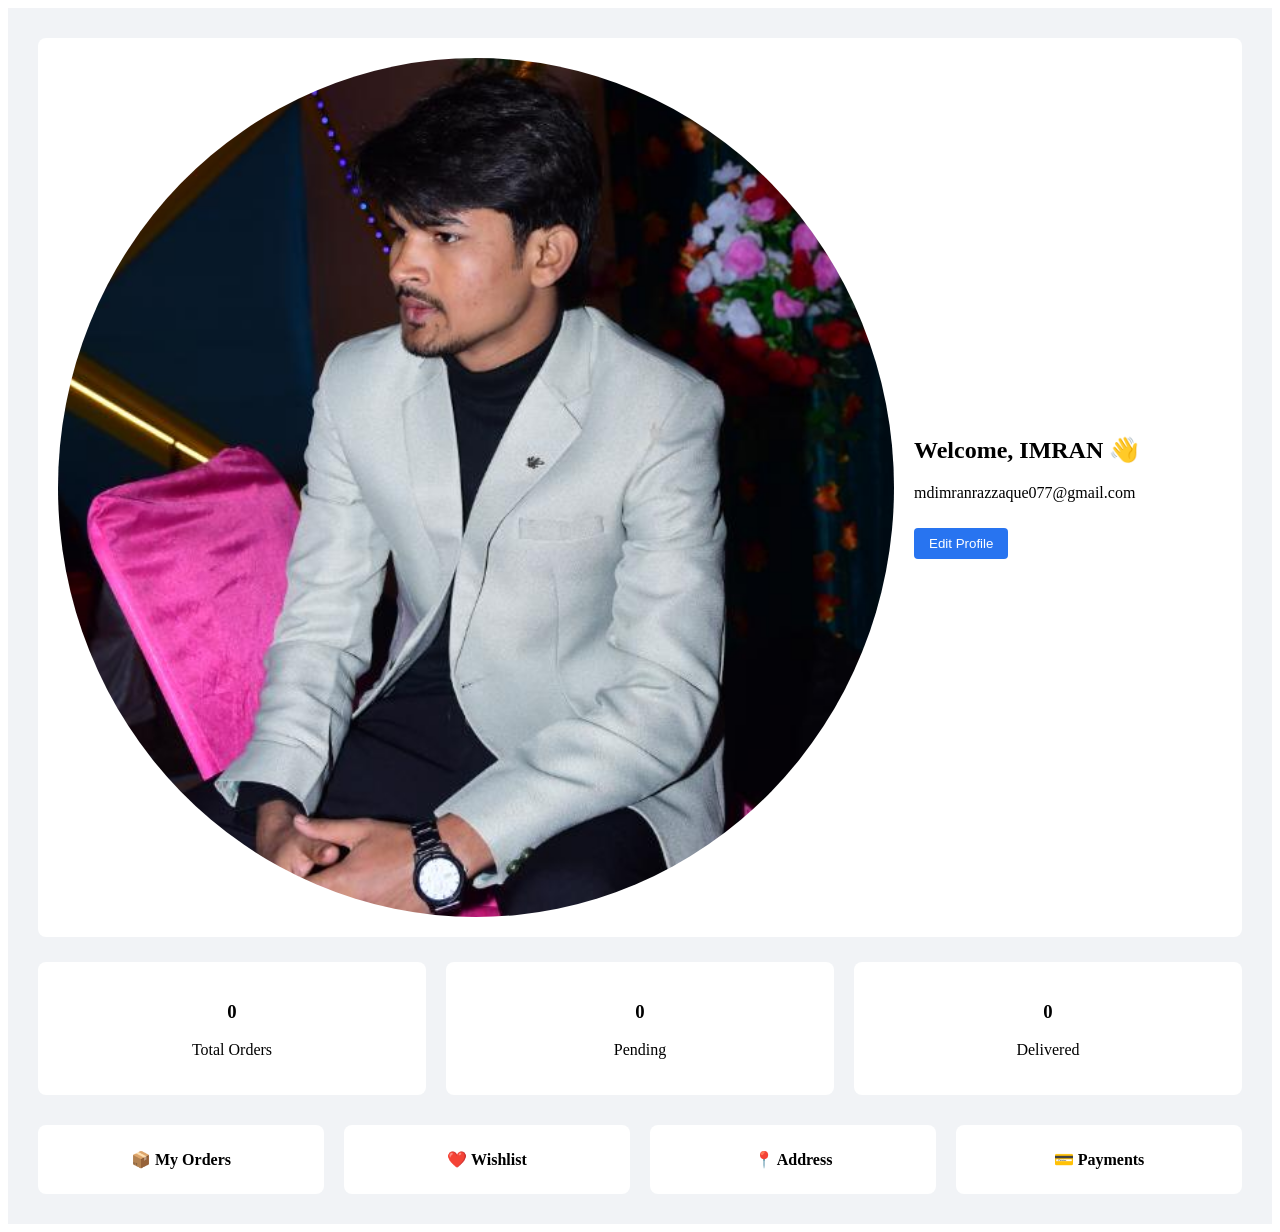
<file: inside profile.html>
<!DOCTYPE html>
<html lang="en">
<head>
    <meta charset="UTF-8">
    <meta name="viewport" content="width=device-width, initial-scale=1.0">
    <title>Document</title>
       <link rel="stylesheet" href="inside profile.css">
</head>
<body>
    
</body>
</html>
<div class="profile-container">

    <!-- Profile Header -->
    <div class="profile-header">
        <img src="IMRAN1.png" alt="User">
        <div>
            <h2>Welcome, IMRAN 👋</h2>
            <p>mdimranrazzaque077@gmail.com</p>
            <button>Edit Profile</button>
        </div>
    </div>

    <!-- Order Summary -->
    <div class="order-summary">
        <div class="card">
            <h3>0</h3>
            <p>Total Orders</p>
        </div>
        <div class="card">
            <h3>0</h3>
            <p>Pending</p>
        </div>
        <div class="card">
            <h3>0</h3>
            <p>Delivered</p>
        </div>
    </div>

    <!-- Quick Actions -->
    <div class="quick-actions">
        <div class="action-card">📦 My Orders</div>
        <div class="action-card">❤️ Wishlist</div>
        <div class="action-card">📍 Address</div>
        <div class="action-card">💳 Payments</div>
    </div>

</div>
</file>
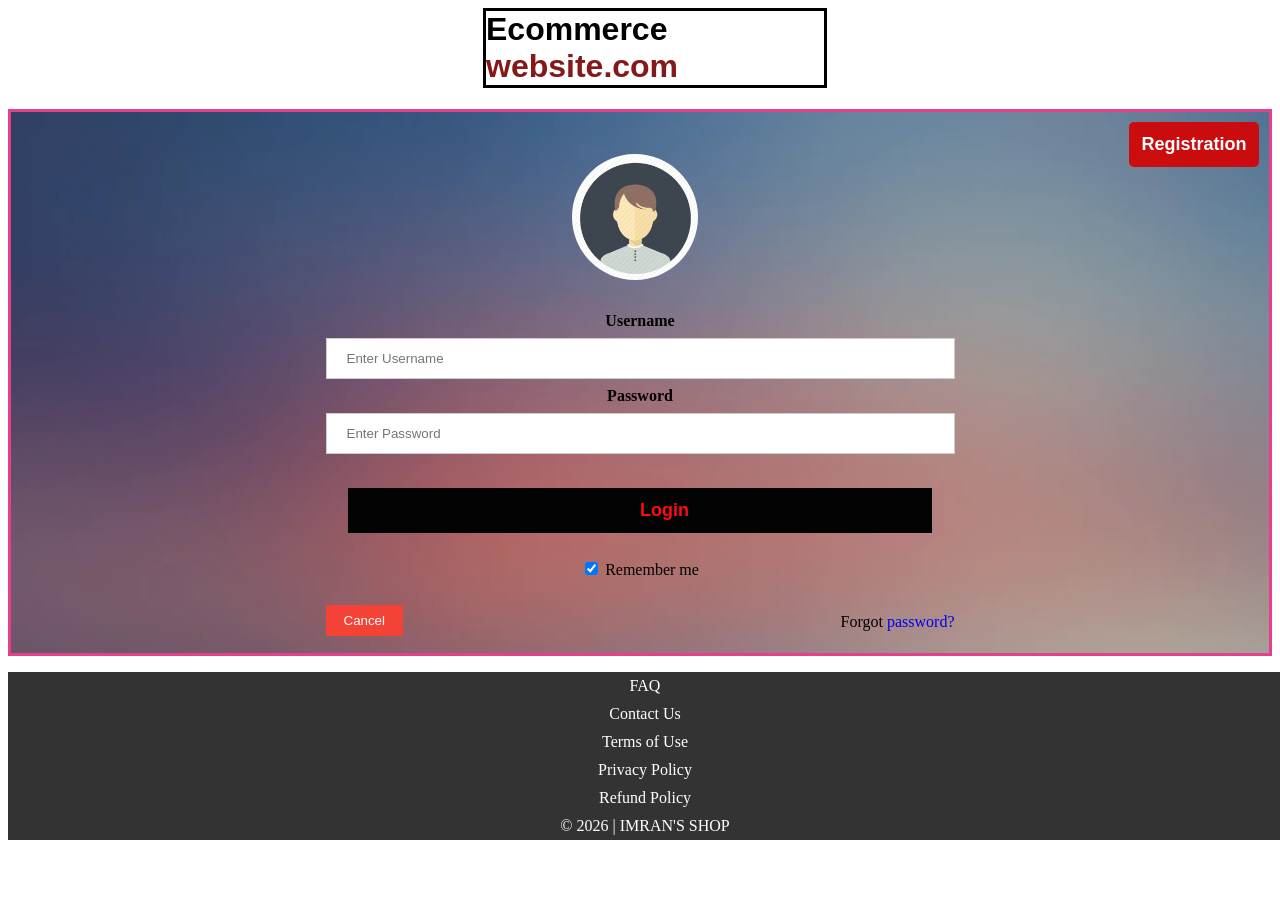
<file: login.html>
<html>

<head>
    <title>login_page</title>
    <link rel="stylesheet" type="text/css" href="login_style.css">
</head>


<body>
    <h1>
        Ecommerce<b style="color: rgb(133, 25, 25);"> website.com</b>
    </h1>
    <div>
        <form>
            <a href="index.html"> <button type="button" class="register">Registration</button></a><br>
            <div class="imgcontainer">
                <img src="img_avatar2.jpg" alt="Avatar" class="avatar">
            </div>
            <center>
                <div class="container">
                    <label for="uname"><b>Username</b></label>
                    <input type="text" placeholder="Enter Username" name="uname" required>

                    <label for="psw"><b>Password</b></label>
                    <input type="password" placeholder="Enter Password" name="psw" required><br><br>
                    <a href="home_page.html">
                        <button type="button" class="new">Login</button>
                    </a><br>
                    <label>
            <br><input type="checkbox" checked="checked" name="remember"> Remember me
          </label><br><br>
                    <a href="registration.html">
                        <button type="button" class="cancelbtn">Cancel</button>
                    </a>
                    <span class="psw">Forgot <a href="MIR ONLINE SHOP.html">password?</a></span><br><br>
                </div>
            </center>
        </form>
    </div>
    <footer>
        <a href="#">FAQ</a>
        <a href="#">Contact Us</a>
        <a href="#">Terms of Use</a>
        <a href="#">Privacy Policy</a>
        <a href="#">Refund Policy</a>
        <a href="#">&copy; 2026 | IMRAN'S SHOP</a>
    </footer>
</body>

</html>
</file>
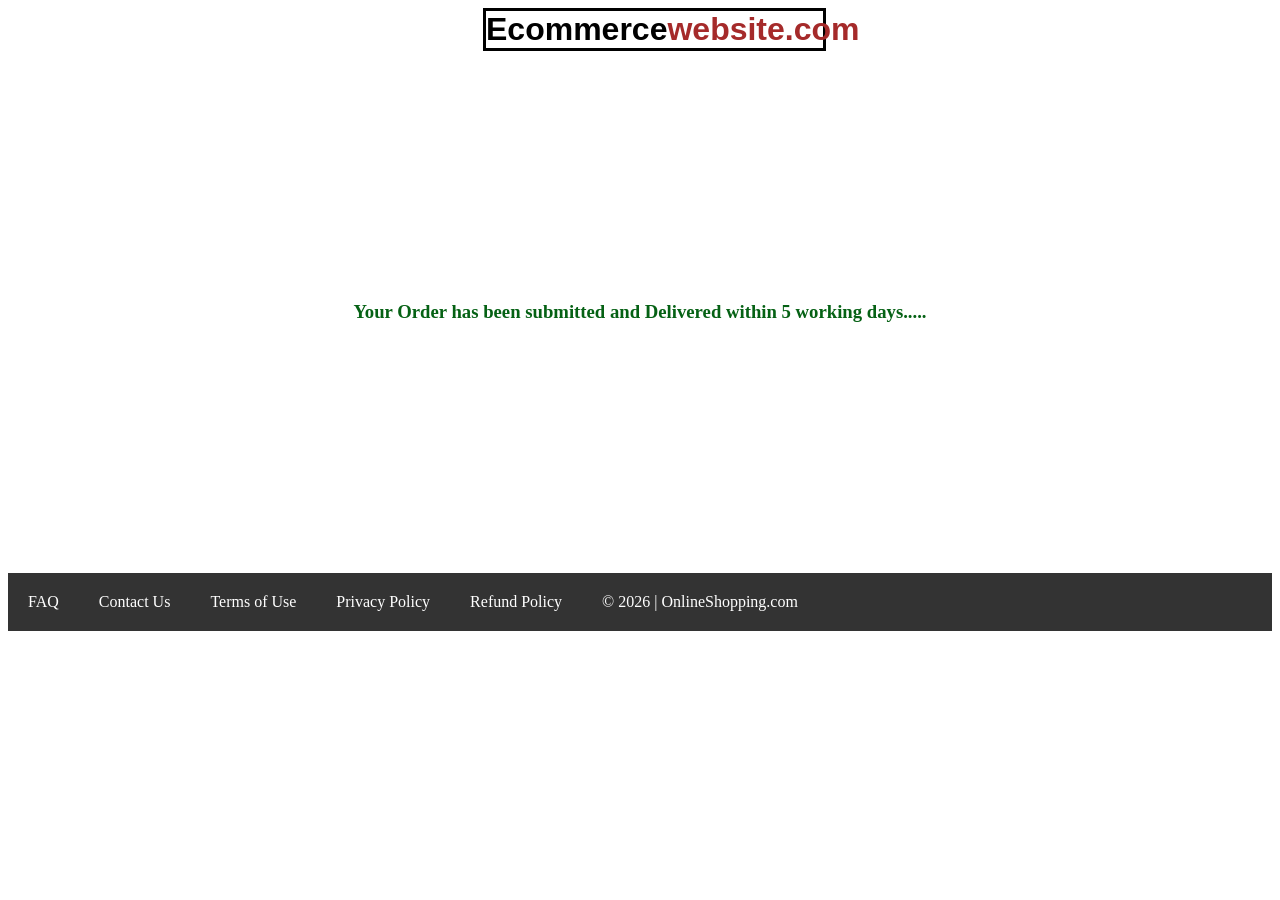
<file: order_status.html>
<html>
    <head>
        <title>order status</title>
        <link rel="stylesheet" href="order_status_style.css">
    </head>
    <body>
        <a href="home_page.html">
            <h1 align="center">
                Ecommerce<b style="color: brown;">website.com</b>
            </h1>
        </a>
        <h3 align="center">
        Your Order has been submitted and Delivered within 5 working days.....
        </h3>
        <footer>
            <a href="#">FAQ</a>
            <a href="#">Contact Us</a>
            <a href="#">Terms of Use</a>
            <a href="#">Privacy Policy</a>
            <a href="#">Refund Policy</a>
            <a href="#">&copy; 2026 | OnlineShopping.com</a>
        </footer>
    </body>
</html>
</file>
<file: registration_style.css>
h1 {
    margin-left: 550px;
    margin-right: 530px;
    border-style: solid;
    transition: 0.35s;
    font-family: Arial, Helvetica, sans-serif;
}

h1:hover {
    transform: translateY(-5px);
}

body {
    background-size: 100% 100%;
}

div {
    background-image: url(login.webp);
}

a {
    cursor: pointer;
    text-decoration: none;
    color: rgb(0, 0, 0);
}

.md {
    margin: 10px;
    width: 202px;
    height: 45px;
    border-radius: 5px;
    font-size: 18px;
    padding: 8px 10px;
}

.mn {
    margin: -5px;
    width: 202px;
    height: 45px;
    border-radius: 5px;
    font-size: 18px;
    padding: 8px 10px;
}

.detail {
    margin: 10px;
    margin-left: 25px;
    width: 413px;
    height: 45px;
    font-size: 18px;
    padding: 8px 10px;
    border-radius: 5px;
}

.new {
    background-color: #78f578;
    color: #ffffff;
    padding: 8px 25px;
    border-radius: 5px;
    cursor: pointer;
    font-weight: bold;
    width: 100px;
    height: 45px;
    font-size: 18px;
    padding: 8px 10px;
    transition: 0.1s;
}

.new:hover {
    background-color: rgb(23, 24, 23);
}

.placeholder {
    font-size: 18px;
    padding: 8px 10px;
}

footer {
    background-color: #333;
    overflow: hidden;
}

footer a {
    background-color: #333;
    text-decoration: none;
    padding: 20px;
    text-align: center;
    float: left;
    color: white;
}
</file>
<file: check_out.css>
footer {
    background-color: #333;
    overflow: hidden;
}

footer a {
    text-decoration: none;
    padding: 20px;
    text-align: center;
    float: left;
    color: white;
}

body {
    background-image: url(payment.jpg);
    background-size: 100%;
}

.pay {
    background-color: #22e408;
    color: #ffffff;
    border: none;
    padding: 8px 25px;
    border-radius: 5px;
    cursor: pointer;
    outline: none;
    font-weight: bold;
    width: 150px;
    height: 45px;
    font-size: 18px;
    padding: 8px 15px;
    margin: 10px;
    transition: 0.1s;
}

.pay:hover {
    background-color: rgb(231, 12, 12);
}

div {
    flex-basis: 30%;
    min-width: 100px;
}

a {
    text-decoration: none;
    color: black;
    transition: 0.2s;
}

h1 {
    border-style: solid;
    margin-left: 475px;
    margin-right: 446px;
    font-family: Arial, Helvetica, sans-serif;
    transition: 0.35s;
}

h1:hover {
    transform: translateY(-5px);
}

a:hover {
    transform: translateY(-5px);
}
</file>
<file: fashion.css>
h1{
    border-style: solid;
    margin-left: 475px; 
    margin-right: 446px; 
    font-family: Arial, Helvetica, sans-serif;
    transition: 0.35s;
}
h1:hover{
    transform: translateY(-5px);
}
.search input[type=text]{
    width:800px;
    height:25px;
    border-style: solid;
}
.search button{
    background-color: #07affd;;
    color: #f2f2f2;
    padding: 4px 8px;
    margin-right: 16px;
    font-size: 12px;
    border-radius: 5px;
    border: none;
    cursor: pointer;
    transition: 0.1;
}   
.search button:hover{
    background-color: red;
}
.search{ 
    float: center;
    padding: 6px;
    margin:12px;
    background-color: rgb(1, 217, 255);
}
nav {
    background-color: rgb(255, 255, 255);
    overflow: hidden;
}

nav a {
    font-family: 'Times New Roman', Times, serif;
    text-decoration: none;
    padding: 15px;
    text-align: center;
    float: left;
    color: rgb(0, 0, 0);
}
.profile{
    float: right;
    padding: 8px;
}
.logout{
    float: right;
    background-color: #07affd;
    color: #ffffff;
    border: none;
    padding: 8px 25px;
    border-radius: 5px;
    cursor: pointer;
    outline: none;
    font-weight: bold;
    width: 100px;
    height:30px;
    font-size: 18px;
    padding: 8px 10px;
    margin:10px;
    transition: 0.1s;
}
.logout:hover{
    background-color: red;
}
.home{
    width: 100%;
}
.shopping_catalogue{
    padding: 10px;
    border-radius: 0%;
    border-style: solid;
    background-size: 100% 100%;
}
td{
    width: 17%;
    transition: 00.35s;
}
td:hover{
    transform: translateY(-5px);
}
a{
    text-decoration: none;
    color: rgb(0, 0, 0);
    transition: 0.35s;
}
a:hover{
    transform: translateY(-5px);
}
.row{
    margin: 12px;
    display: flex;
    align-items: center;
    flex: wrap;
    justify-content: space-around;
}
.col{
    flex-basis: 50%;
    min-width: 30rem;
    font-size: 1.5rem;
    font-family: 'Poppins', sans-serif;
}
.left{
    display: flex;
    flex-direction: row;
}
.small-img-row {
    size: 58px 700px;
    display: flex;
    flex-direction: column;
}
.small_img_col {
    margin: 11px;
    cursor: pointer;
}
}
.grey{
        color: grey;
}
.button{
    background-color: #d30404ec;
    color: #ffffff;
    border: none;
    padding: 8px 25px;
    border-radius: 5px;
    cursor: pointer;
    outline: none;
    font-weight: bold;
    width: 250px;
    height:40px;
    font-size: 18px;
    padding: 8px 10px;
    margin:20px;
    margin-left: 112px;
    transition: 0.1s;
}
.button:hover{
    background-color: rgb(0, 123, 255);
}
footer {
    background-color: #333;
    overflow: hidden;
}

footer a{
    text-decoration: none;
    padding: 20px;
    text-align: center;
    float: left;
    color: white;
}
</file>
<file: fashion2.css>
h1{
    border-style: solid;
    margin-left: 475px; 
    margin-right: 446px; 
    font-family: Arial, Helvetica, sans-serif;
    transition: 0.35s;
}
h1:hover{
    transform: translateY(-5px);
}
.search input[type=text]{
    width:800px;
    height:25px;
    border-style: solid;
}
.search button{
    background-color: #07affd;;
    color: #f2f2f2;
    padding: 4px 8px;
    margin-right: 16px;
    font-size: 12px;
    border-radius: 5px;
    border: none;
    cursor: pointer;
    transition: 0.1;
}   
.search button:hover{
    background-color: red;
}
.search{ 
    float: center;
    padding: 6px;
    margin:12px;
    background-color: rgb(1, 217, 255);
}
nav {
    background-color: rgb(255, 255, 255);
    overflow: hidden;
}

nav a {
    font-family: 'Times New Roman', Times, serif;
    text-decoration: none;
    padding: 15px;
    text-align: center;
    float: left;
    color: rgb(0, 0, 0);
}
.profile{
    float: right;
    padding: 8px;
}
.logout{
    float: right;
    background-color: #07affd;
    color: #ffffff;
    border: none;
    padding: 8px 25px;
    border-radius: 5px;
    cursor: pointer;
    outline: none;
    font-weight: bold;
    width: 100px;
    height:30px;
    font-size: 18px;
    padding: 8px 10px;
    margin:10px;
    transition: 0.1s;
}
.logout:hover{
    background-color: red;
}
.home{
    width: 100%;
}
.shopping_catalogue{
    padding: 10px;
    border-radius: 0%;
    border-style: solid;
    background-size: 100% 100%;
}
td{
    width: 17%;
    transition: 00.35s;
}
td:hover{
    transform: translateY(-5px);
}
a{
    text-decoration: none;
    color: rgb(0, 0, 0);
    transition: 0.35s;
}
a:hover{
    transform: translateY(-5px);
}
.row{
    margin: 12px;
    display: flex;
    align-items: center;
    flex: wrap;
    justify-content: space-around;
}
.col{
    flex-basis: 50%;
    min-width: 30rem;
    font-size: 1.5rem;
    font-family: 'Poppins', sans-serif;
}
.left{
    display: flex;
    flex-direction: row;
}
.small-img-row {
    size: 58px 700px;
    display: flex;
    flex-direction: column;
}
.small_img_col {
    margin: 11px;
    cursor: pointer;
}
}
.grey{
        color: grey;
}
.button{
    background-color: #d30404ec;
    color: #ffffff;
    border: none;
    padding: 8px 25px;
    border-radius: 5px;
    cursor: pointer;
    outline: none;
    font-weight: bold;
    width: 250px;
    height:40px;
    font-size: 18px;
    padding: 8px 10px;
    margin:20px;
    margin-left: 112px;
    transition: 0.1s;
}
.button:hover{
    background-color: rgb(255, 102, 0);
}
footer {
    background-color: #333;
    overflow: hidden;
}

footer a{
    text-decoration: none;
    padding: 20px;
    text-align: center;
    float: left;
    color: white;
}
</file>
<file: home_style.css>
* {
    box-sizing: border-box;
}

body {
    margin: 0px;
    font-family: -apple-system, BlinkMacSystemFont, 'Segoe UI', Roboto, Oxygen, Ubuntu, Cantarell, 'Open Sans', 'Helvetica Neue', sans-serif;
}

.header {
    padding: 300px;
    background-image: url('mmh_online_shop.jpg');
    background-size: 100%;
}

nav {
    background-color: rgb(253, 253, 252);
    overflow: hidden;
}

nav a {
    font-family: 'Times New Roman', Times, serif;
    text-decoration: none;
    padding: 15px;
    text-align: center;
    float: left;
    color: rgb(0, 0, 0);
}

.search input[type=text] {
    width: 800px;
    height: 25px;
    border-style: solid;
}

.search button {
    background-color: #0786fd;
    color: #f2f2f2;
    padding: 4px 8px;
    margin-right: 16px;
    font-size: 12px;
    border: none;
    cursor: pointer;
    transition: 0.1s;
}

.search button:hover {
    background-color: red;
}

.search {
    float: center;
    padding: 6px;
    margin: 12px;
    background-color: rgb(1, 217, 255);
}

.logout {
    float: right;
    background-color: #07affd;
    color: #ffffff;
    border: none;
    padding: 8px 25px;
    border-radius: 5px;
    cursor: pointer;
    outline: none;
    font-weight: bold;
    width: 100px;
    height: 45px;
    font-size: 18px;
    padding: 8px 10px;
    margin: 10px;
    transition: 0.1s;
}

.logout:hover {
    background-color: red;
}

.home {
    width: 100%;
}

.shopping_catalogue {
    margin: 12px;
    padding: 10px;
    border-radius: 0%;
    border-style: solid;
    background-size: 100% 100%;
}

td {
    width: 17%;
}

.fashion_row {
    margin: 5px;
    display: flex;
    align-items: center;
    flex: wrap;
    justify-content: space-around;
    flex-direction: row;
}

.fashion {
    flex-basis: 25%;
    padding: 1rem;
    min-width: 20rem;
    margin-bottom: 2px;
    transition: transform 0.1s;
    font-size: 1.6rem;
}

.fashion:hover {
    transform: translateY(-5px)
}

a {
    transition: ;
    text-decoration: none;
    color: rgb(0, 0, 0);
}

main {
    background-color: white;
    text-align: center;
}

footer {
    background-color: #00e917;
    background-image: linear-gradient(160deg, #0093E9 0%, #80D0C7 100%);
    background-color: #333;
    overflow: hidden;
}

footer a {
    text-decoration: none;
    padding: 20px;
    text-align: center;
    float: left;
    color: white;
}

.hover {
    transition: transform 0.1s;
}

.hover:hover {
    transform: translateY(-5px);
}
</file>
<file: inside profile.css>
.profile-container {
    padding: 30px;
    background: #f1f3f6;
    min-height: 100vh;
}

/* Header */
.profile-header {
    display: flex;
    align-items: center;
    gap: 20px;
    background: white;
    padding: 20px;
    border-radius: 8px;
}

.profile-header img {
    border-radius: 50%;
}

.profile-header button {
    margin-top: 10px;
    padding: 8px 15px;
    border: none;
    background: #2874f0;
    color: white;
    border-radius: 4px;
    cursor: pointer;
}

/* Order Summary */
.order-summary {
    display: flex;
    gap: 20px;
    margin-top: 25px;
}

.card {
    flex: 1;
    background: white;
    padding: 20px;
    text-align: center;
    border-radius: 8px;
    transition: 0.3s;
}

.card:hover {
    transform: translateY(-5px);
    box-shadow: 0 5px 15px rgba(0,0,0,0.1);
}

/* Quick Actions */
.quick-actions {
    display: grid;
    grid-template-columns: repeat(4, 1fr);
    gap: 20px;
    margin-top: 30px;
}

.action-card {
    background: white;
    padding: 25px;
    text-align: center;
    border-radius: 8px;
    cursor: pointer;
    transition: 0.3s;
    font-weight: bold;
}

.action-card:hover {
    background: #2874f0;
    color: white;
}
</file>
<file: login_style.css>
h1 {
    margin-left: 475px;
    margin-right: 445px;
    border-style: solid;
    font-family: Arial, Helvetica, sans-serif;
    transition: 0.35s;
}

h1:hover {
    transform: translateY(-5px);
}

nav {
    background-color: #cb3d82;
    overflow: hidden;
}

nav a {
    text-decoration: none;
    padding: 20px;
    text-align: center;
    float: left;
    color: white;
}

.register {
    float: right;
    background-color: #d30404ec;
    color: #ffffff;
    border: none;
    padding: 8px 25px;
    border-radius: 5px;
    cursor: pointer;
    outline: none;
    font-weight: bold;
    width: 130px;
    height: 45px;
    font-size: 18px;
    padding: 8px 10px;
    margin: 10px;
}


/* Bordered form */

form {
    background-image: url(login.webp);
    border: 3px solid #e4418d;
}


/* Full-width inputs */

input[type=text],
input[type=password] {
    width: 100%;
    padding: 12px 20px;
    margin: 8px 0;
    display: inline-block;
    border: 1px solid #ccc;
    box-sizing: border-box;
}


/* Set a style for all buttons */

button {
    background-color: hsl(324, 73%, 60%);
    color: white;
    padding: 14px 20px;
    margin: 8px 0;
    border: none;
    cursor: pointer;
    width: 100%;
}


/* Add a hover effect for buttons */

button:hover {
    opacity: 0.8;
}


/* Extra style for the cancel button (red) */

.cancelbtn {
    width: auto;
    float: left;
    padding: 8px 18px;
    background-color: #f44336;
}


/* Center the avatar image inside this container */

.imgcontainer {
    text-align: center;
    margin: 24px 0 12px 0;
}


/* Avatar image */

img.avatar {
    margin-left: 140px;
    width: 10%;
    border-radius: 50%;
}


/* Add padding to containers */

.container {
    padding: 20px;
    width: 50%;
    float: center;
}


/* The "Forgot password" text */

span.psw {
    float: right;
    padding-top: 16px;
}

.new {
    background-color: #040304;
    color: #fe0c0c;
    cursor: pointer;
    font-weight: bold;
    width: 20px;
    height: 45px;
    font-size: 18px;
    padding: 8px 292px;
    transition: 0.35s;
}

.new:hover {
    background-color: #13ca35;
}

footer {
    background-color: #be2065;
}

footer a {
    background-color: #333;
    text-decoration: none;
    padding: 5px;
    width: 100%;
    text-align: center;
    float: left;
    color: white;
}

a {
    text-decoration: none;
}
</file>
<file: order_status_style.css>
a{
    text-decoration: none;
    color: black;
    transition: 0.2s;
}
a:hover{
    transform: translateY(-5px);
}
h1{
    border-style: solid; 
    margin-left: 475px; 
    margin-right: 446px; 
    font-family: Arial, Helvetica, sans-serif;
    transition: 0.35s;
}
h1:hover{
    transform: translateY(-5px);
}
h3{
    color: rgb(5, 97, 20);
    margin: 250px;
}
footer {
    background-color: #333;
    overflow: hidden;
}

footer a {
    text-decoration: none;
    padding: 20px;
    text-align: center;
    float: left;
    color: white;
}
</file>
